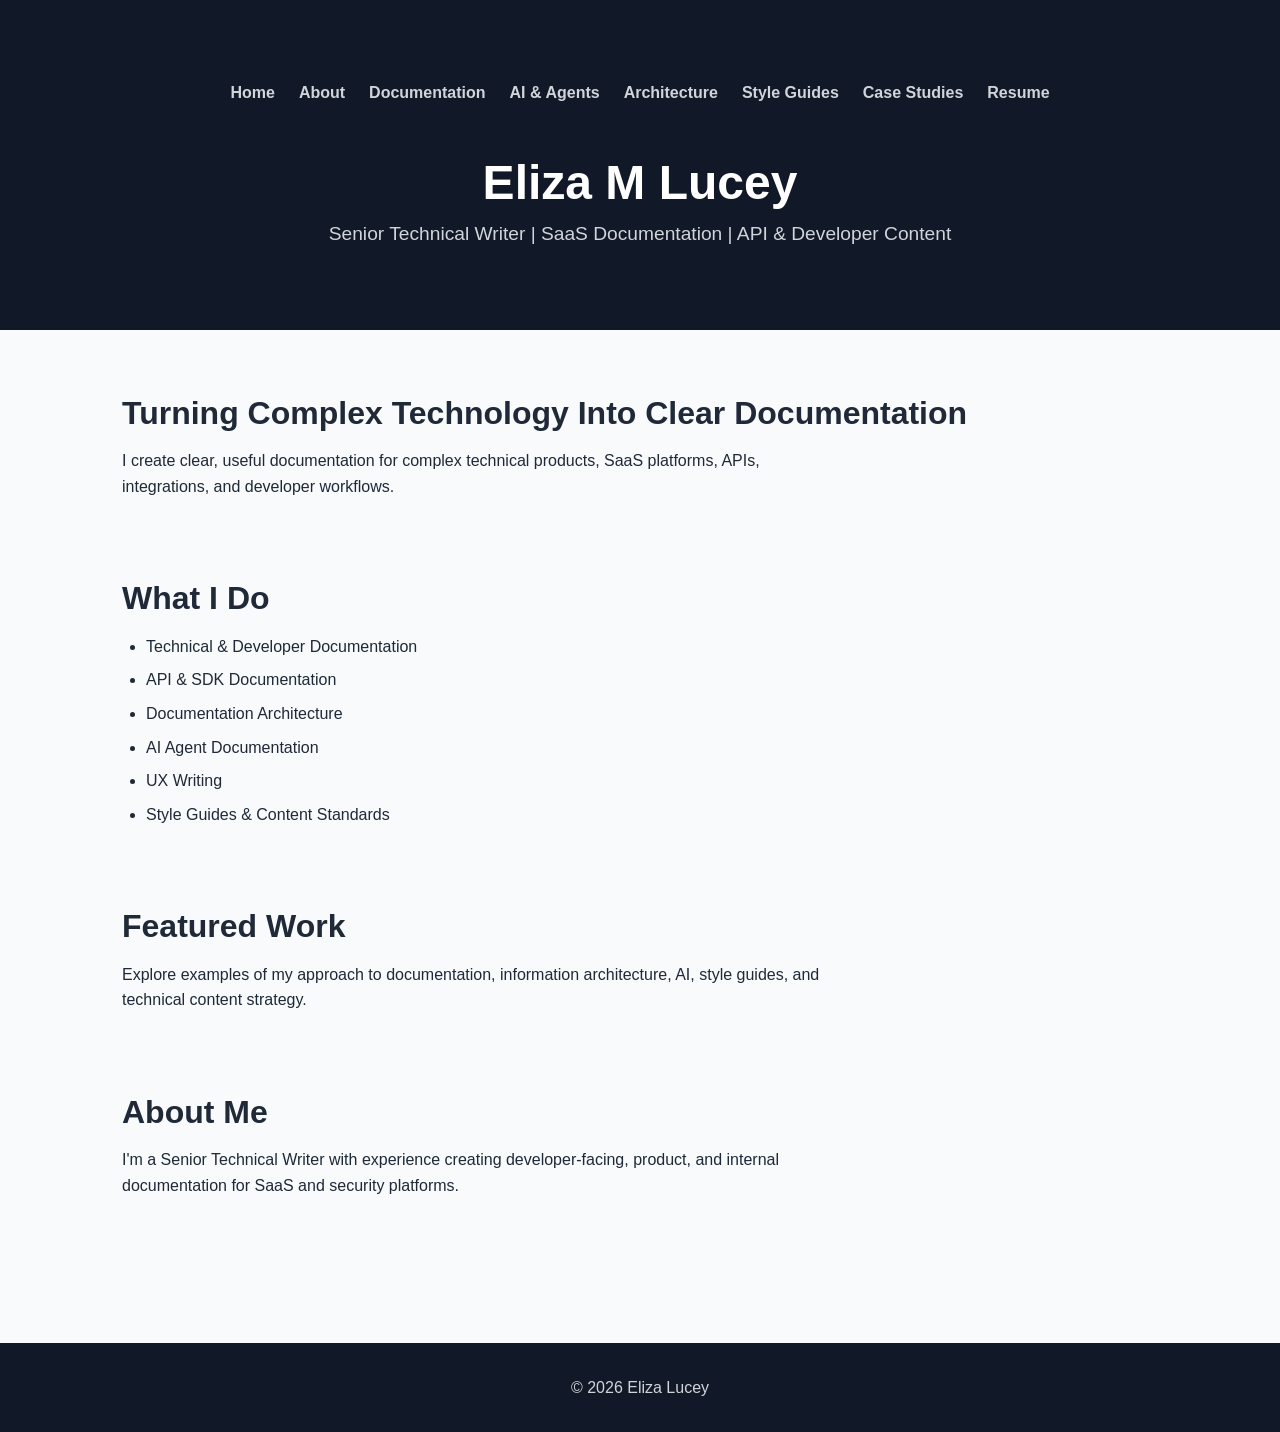
<file: index.html>
<!DOCTYPE html>
<html lang="en">
<head>
    <meta charset="UTF-8">
    <meta name="viewport" content="width=device-width, initial-scale=1.0">

    <title>Eliza M Lucey | Senior Technical Writer</title>

    <meta
        name="description"
        content="Eliza Lucey's technical writing portfolio featuring SaaS documentation, API documentation, AI agents, documentation architecture, and technical writing samples."
    >
    <link rel="stylesheet" href="css/style.css">

</head>

<body>

<header>

    <nav>
        <a href="index.html">Home</a>
        <a href="about.html">About</a>
        <a href="documentation.html">Documentation</a>
        <a href="ai-agents.html">AI & Agents</a>
        <a href="architecture.html">Architecture</a>
        <a href="style-guides.html">Style Guides</a>
        <a href="case-studies.html">Case Studies</a>
        <a href="resume.html">Resume</a>
    </nav>

    <div class="hero">
        <h1>Eliza M Lucey</h1>

        <p>
            Senior Technical Writer | SaaS Documentation |
            API & Developer Content
        </p>
    </div>

</header>

    <main>

        <section>
            <h2>Turning Complex Technology Into Clear Documentation</h2>

            <p>
                I create clear, useful documentation for complex technical products,
                SaaS platforms, APIs, integrations, and developer workflows.
            </p>
        </section>

        <section>
            <h2>What I Do</h2>

            <ul>
                <li>Technical & Developer Documentation</li>
                <li>API & SDK Documentation</li>
                <li>Documentation Architecture</li>
                <li>AI Agent Documentation</li>
                <li>UX Writing</li>
                <li>Style Guides & Content Standards</li>
            </ul>
        </section>

        <section>
            <h2>Featured Work</h2>

            <p>
                Explore examples of my approach to documentation, information
                architecture, AI, style guides, and technical content strategy.
            </p>
        </section>

        <section>
            <h2>About Me</h2>

            <p>
                I'm a Senior Technical Writer with experience creating
                developer-facing, product, and internal documentation for
                SaaS and security platforms.
            </p>
        </section>

    </main>

    <footer>
        <p>&copy; 2026 Eliza Lucey</p>
    </footer>

</body>
</html>
</file>
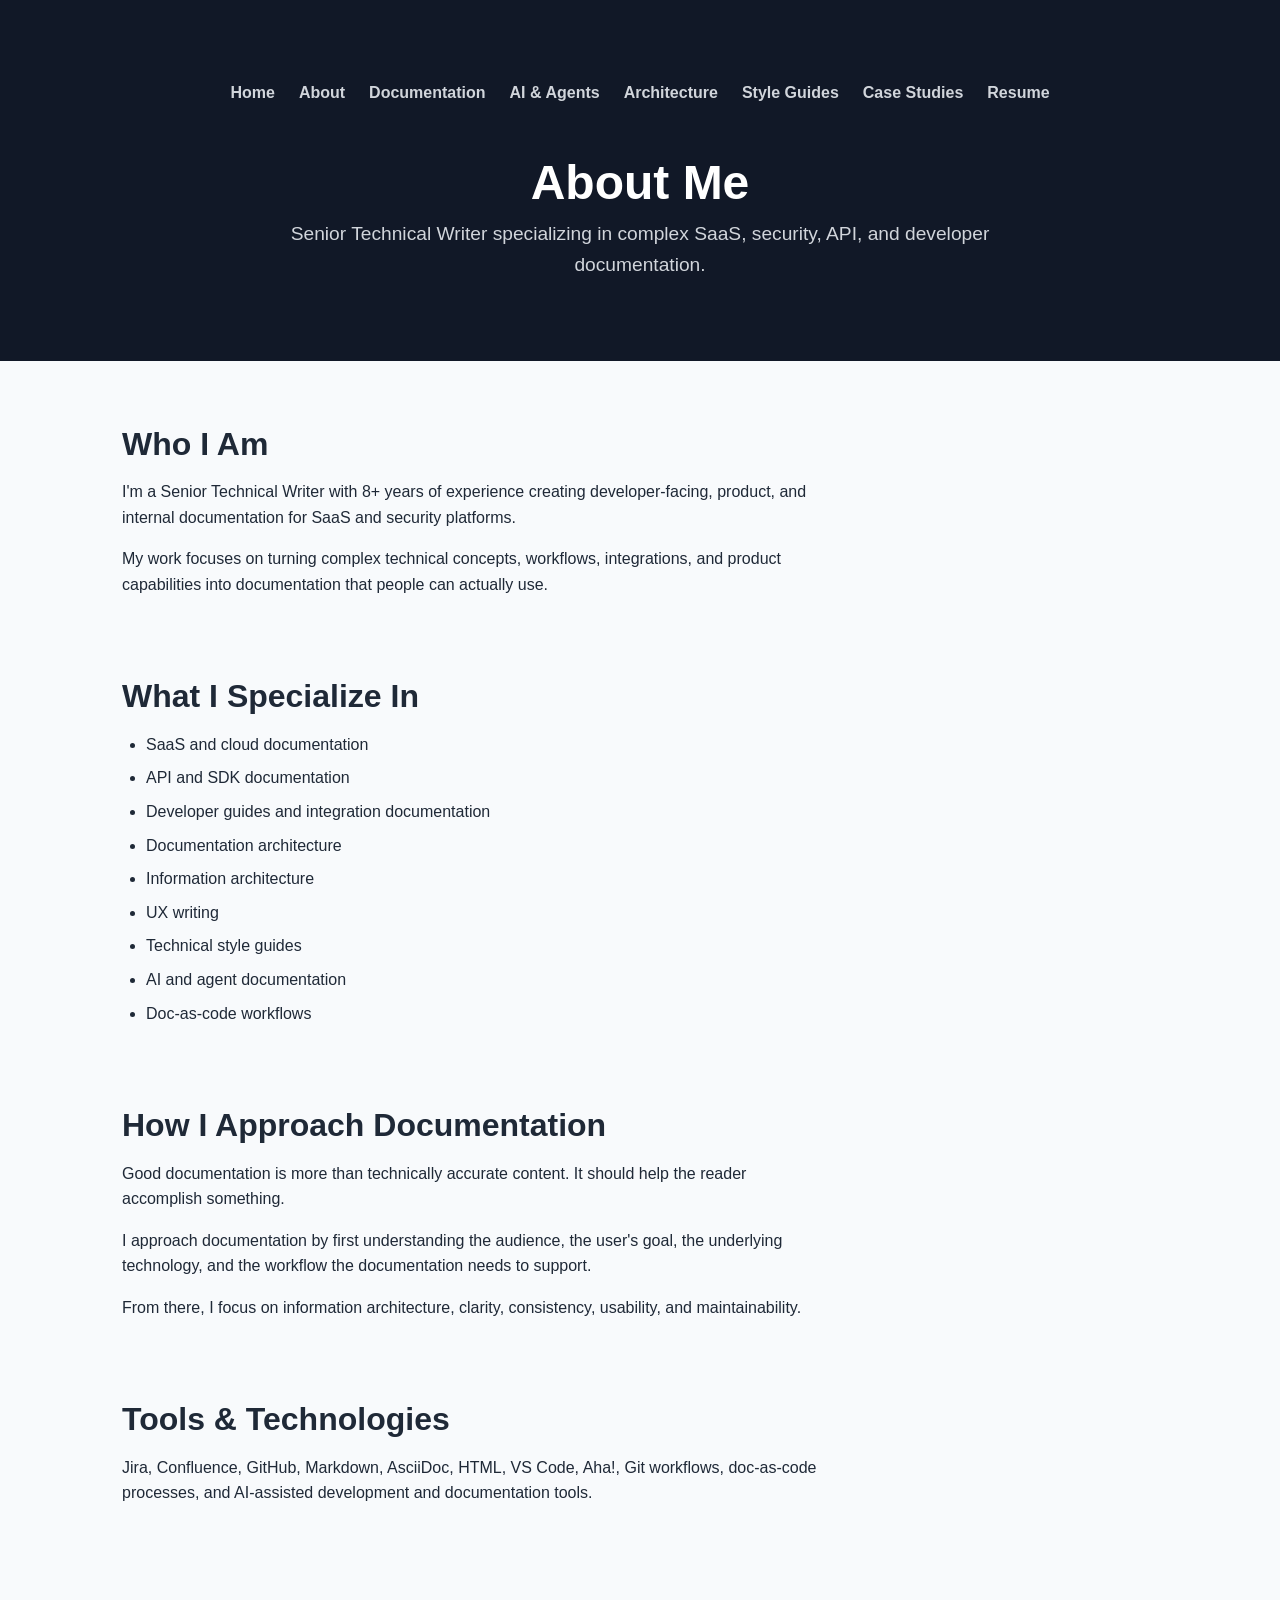
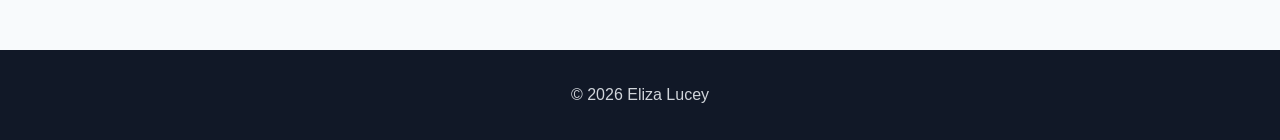
<file: about.html>
<!DOCTYPE html>
<html lang="en">

<head>
    <meta charset="UTF-8">
    <meta name="viewport" content="width=device-width, initial-scale=1.0">

    <title>About | Eliza M Lucey</title>

    <meta
        name="description"
        content="About Eliza Lucey, Senior Technical Writer specializing in SaaS, API, developer, and security documentation."
    >

    <link rel="stylesheet" href="css/style.css">
</head>

<body>

    <header>

        <nav>
            <a href="index.html">Home</a>
            <a href="about.html">About</a>
            <a href="documentation.html">Documentation</a>
            <a href="ai-agents.html">AI & Agents</a>
            <a href="architecture.html">Architecture</a>
            <a href="style-guides.html">Style Guides</a>
            <a href="case-studies.html">Case Studies</a>
            <a href="resume.html">Resume</a>
        </nav>

        <div class="hero">
            <h1>About Me</h1>

            <p>
                Senior Technical Writer specializing in complex SaaS,
                security, API, and developer documentation.
            </p>
        </div>

    </header>

    <main>

        <section>
            <h2>Who I Am</h2>

            <p>
                I'm a Senior Technical Writer with 8+ years of experience
                creating developer-facing, product, and internal documentation
                for SaaS and security platforms.
            </p>

            <p>
                My work focuses on turning complex technical concepts,
                workflows, integrations, and product capabilities into
                documentation that people can actually use.
            </p>
        </section>

        <section>
            <h2>What I Specialize In</h2>

            <ul>
                <li>SaaS and cloud documentation</li>
                <li>API and SDK documentation</li>
                <li>Developer guides and integration documentation</li>
                <li>Documentation architecture</li>
                <li>Information architecture</li>
                <li>UX writing</li>
                <li>Technical style guides</li>
                <li>AI and agent documentation</li>
                <li>Doc-as-code workflows</li>
            </ul>
        </section>

        <section>
            <h2>How I Approach Documentation</h2>

            <p>
                Good documentation is more than technically accurate content.
                It should help the reader accomplish something.
            </p>

            <p>
                I approach documentation by first understanding the audience,
                the user's goal, the underlying technology, and the workflow
                the documentation needs to support.
            </p>

            <p>
                From there, I focus on information architecture, clarity,
                consistency, usability, and maintainability.
            </p>
        </section>

        <section>
            <h2>Tools & Technologies</h2>

            <p>
                Jira, Confluence, GitHub, Markdown, AsciiDoc, HTML, VS Code,
                Aha!, Git workflows, doc-as-code processes, and AI-assisted
                development and documentation tools.
            </p>
        </section>

    </main>

    <footer>
        <p>&copy; 2026 Eliza Lucey</p>
    </footer>

</body>

</html>
</file>
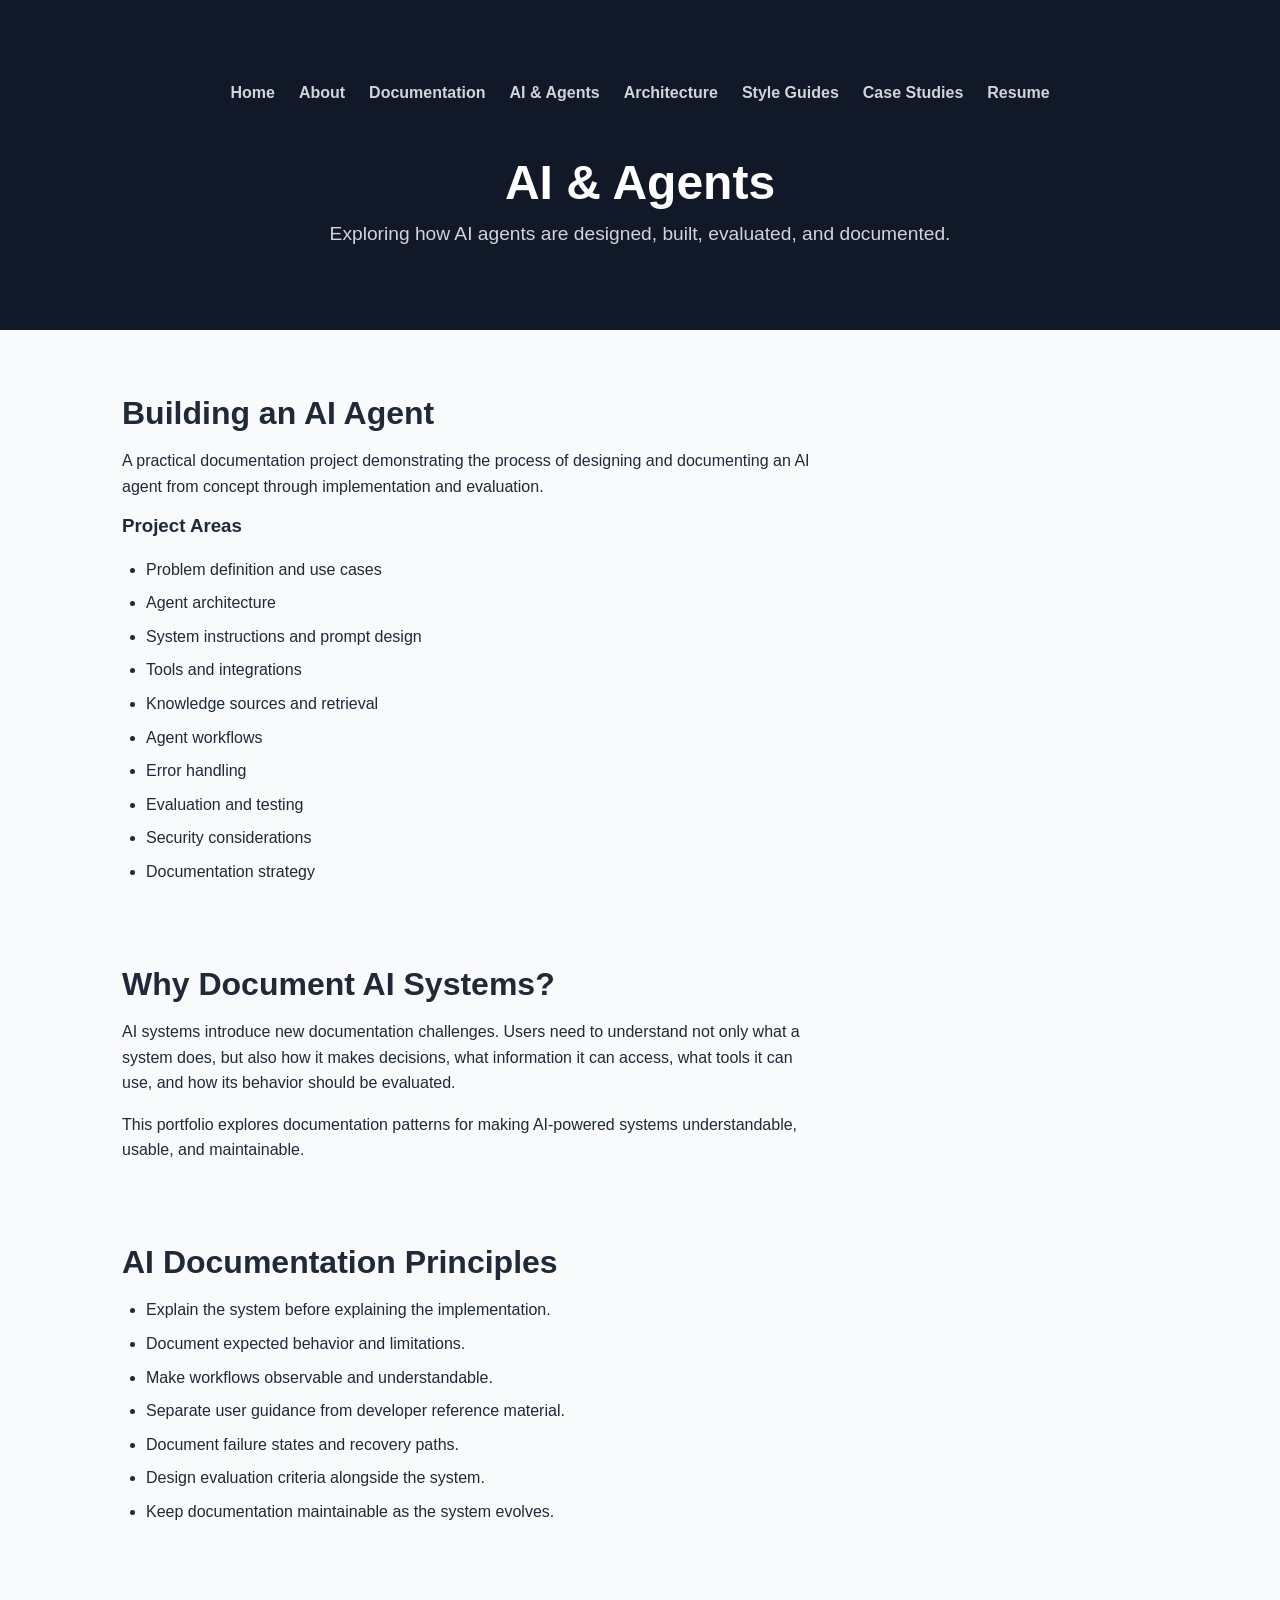
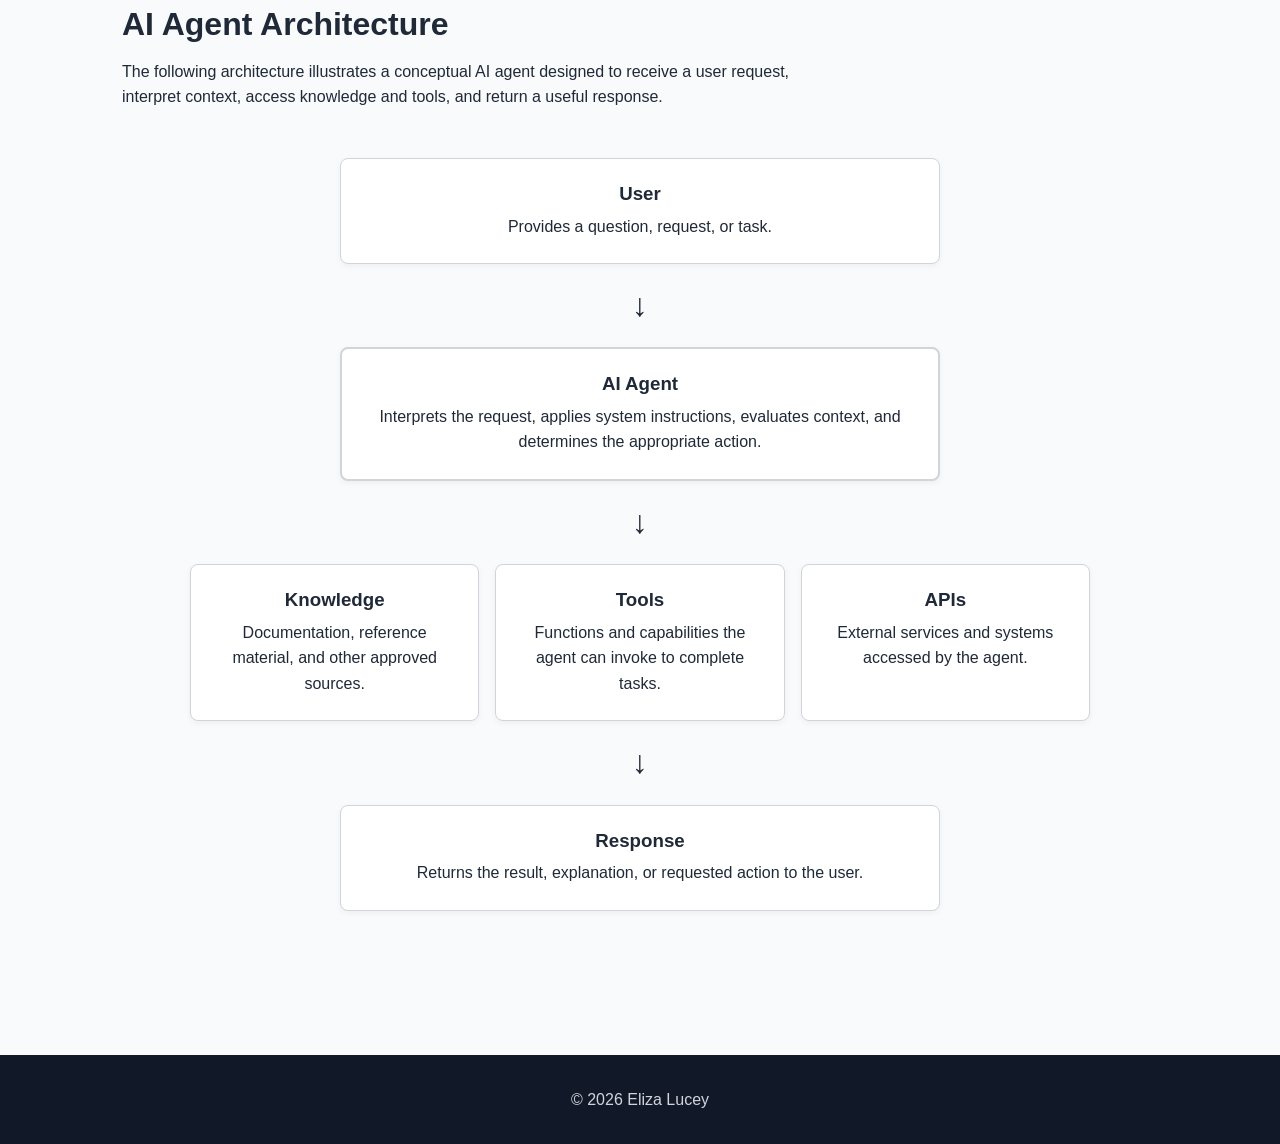
<file: ai-agents.html>
<!DOCTYPE html>
<html lang="en">

<head>
    <meta charset="UTF-8">
    <meta name="viewport" content="width=device-width, initial-scale=1.0">

    <title>AI & Agents | Eliza Lucey</title>

    <meta
        name="description"
        content="AI and agent documentation projects exploring architecture, prompts, tools, knowledge retrieval, evaluation, and technical documentation."
    >

    <link rel="stylesheet" href="css/style.css">
</head>

<body>

    <header>

        <nav>
            <a href="index.html">Home</a>
            <a href="about.html">About</a>
            <a href="documentation.html">Documentation</a>
            <a href="ai-agents.html">AI & Agents</a>
            <a href="architecture.html">Architecture</a>
            <a href="style-guides.html">Style Guides</a>
            <a href="case-studies.html">Case Studies</a>
            <a href="resume.html">Resume</a>
        </nav>

        <div class="hero">
            <h1>AI & Agents</h1>

            <p>
                Exploring how AI agents are designed, built, evaluated,
                and documented.
            </p>
        </div>

    </header>

    <main>

        <section>
            <h2>Building an AI Agent</h2>

            <p>
                A practical documentation project demonstrating the process
                of designing and documenting an AI agent from concept through
                implementation and evaluation.
            </p>

            <h3>Project Areas</h3>

            <ul>
                <li>Problem definition and use cases</li>
                <li>Agent architecture</li>
                <li>System instructions and prompt design</li>
                <li>Tools and integrations</li>
                <li>Knowledge sources and retrieval</li>
                <li>Agent workflows</li>
                <li>Error handling</li>
                <li>Evaluation and testing</li>
                <li>Security considerations</li>
                <li>Documentation strategy</li>
            </ul>
        </section>

        <section>
            <h2>Why Document AI Systems?</h2>

            <p>
                AI systems introduce new documentation challenges. Users
                need to understand not only what a system does, but also
                how it makes decisions, what information it can access,
                what tools it can use, and how its behavior should be evaluated.
            </p>

            <p>
                This portfolio explores documentation patterns for making
                AI-powered systems understandable, usable, and maintainable.
            </p>
        </section>

        <section>
            <h2>AI Documentation Principles</h2>

            <ul>
                <li>Explain the system before explaining the implementation.</li>
                <li>Document expected behavior and limitations.</li>
                <li>Make workflows observable and understandable.</li>
                <li>Separate user guidance from developer reference material.</li>
                <li>Document failure states and recovery paths.</li>
                <li>Design evaluation criteria alongside the system.</li>
                <li>Keep documentation maintainable as the system evolves.</li>
            </ul>
        </section>

        <section>
    <h2>AI Agent Architecture</h2>

    <p>
        The following architecture illustrates a conceptual AI agent
        designed to receive a user request, interpret context, access
        knowledge and tools, and return a useful response.
    </p>

    <div class="agent-architecture">

        <div class="architecture-node">
            <h3>User</h3>
            <p>Provides a question, request, or task.</p>
        </div>

        <div class="architecture-arrow">↓</div>

        <div class="architecture-node agent-core">
            <h3>AI Agent</h3>
            <p>
                Interprets the request, applies system instructions,
                evaluates context, and determines the appropriate action.
            </p>
        </div>

        <div class="architecture-arrow">↓</div>

        <div class="architecture-components">

            <div class="architecture-node">
                <h3>Knowledge</h3>
                <p>
                    Documentation, reference material,
                    and other approved sources.
                </p>
            </div>

            <div class="architecture-node">
                <h3>Tools</h3>
                <p>
                    Functions and capabilities the agent
                    can invoke to complete tasks.
                </p>
            </div>

            <div class="architecture-node">
                <h3>APIs</h3>
                <p>
                    External services and systems
                    accessed by the agent.
                </p>
            </div>

        </div>

        <div class="architecture-arrow">↓</div>

        <div class="architecture-node">
            <h3>Response</h3>
            <p>
                Returns the result, explanation, or requested action
                to the user.
            </p>
        </div>

    </div>
</section>

    </main>

    <footer>
        <p>&copy; 2026 Eliza Lucey</p>
    </footer>

</body>

</html>
</file>
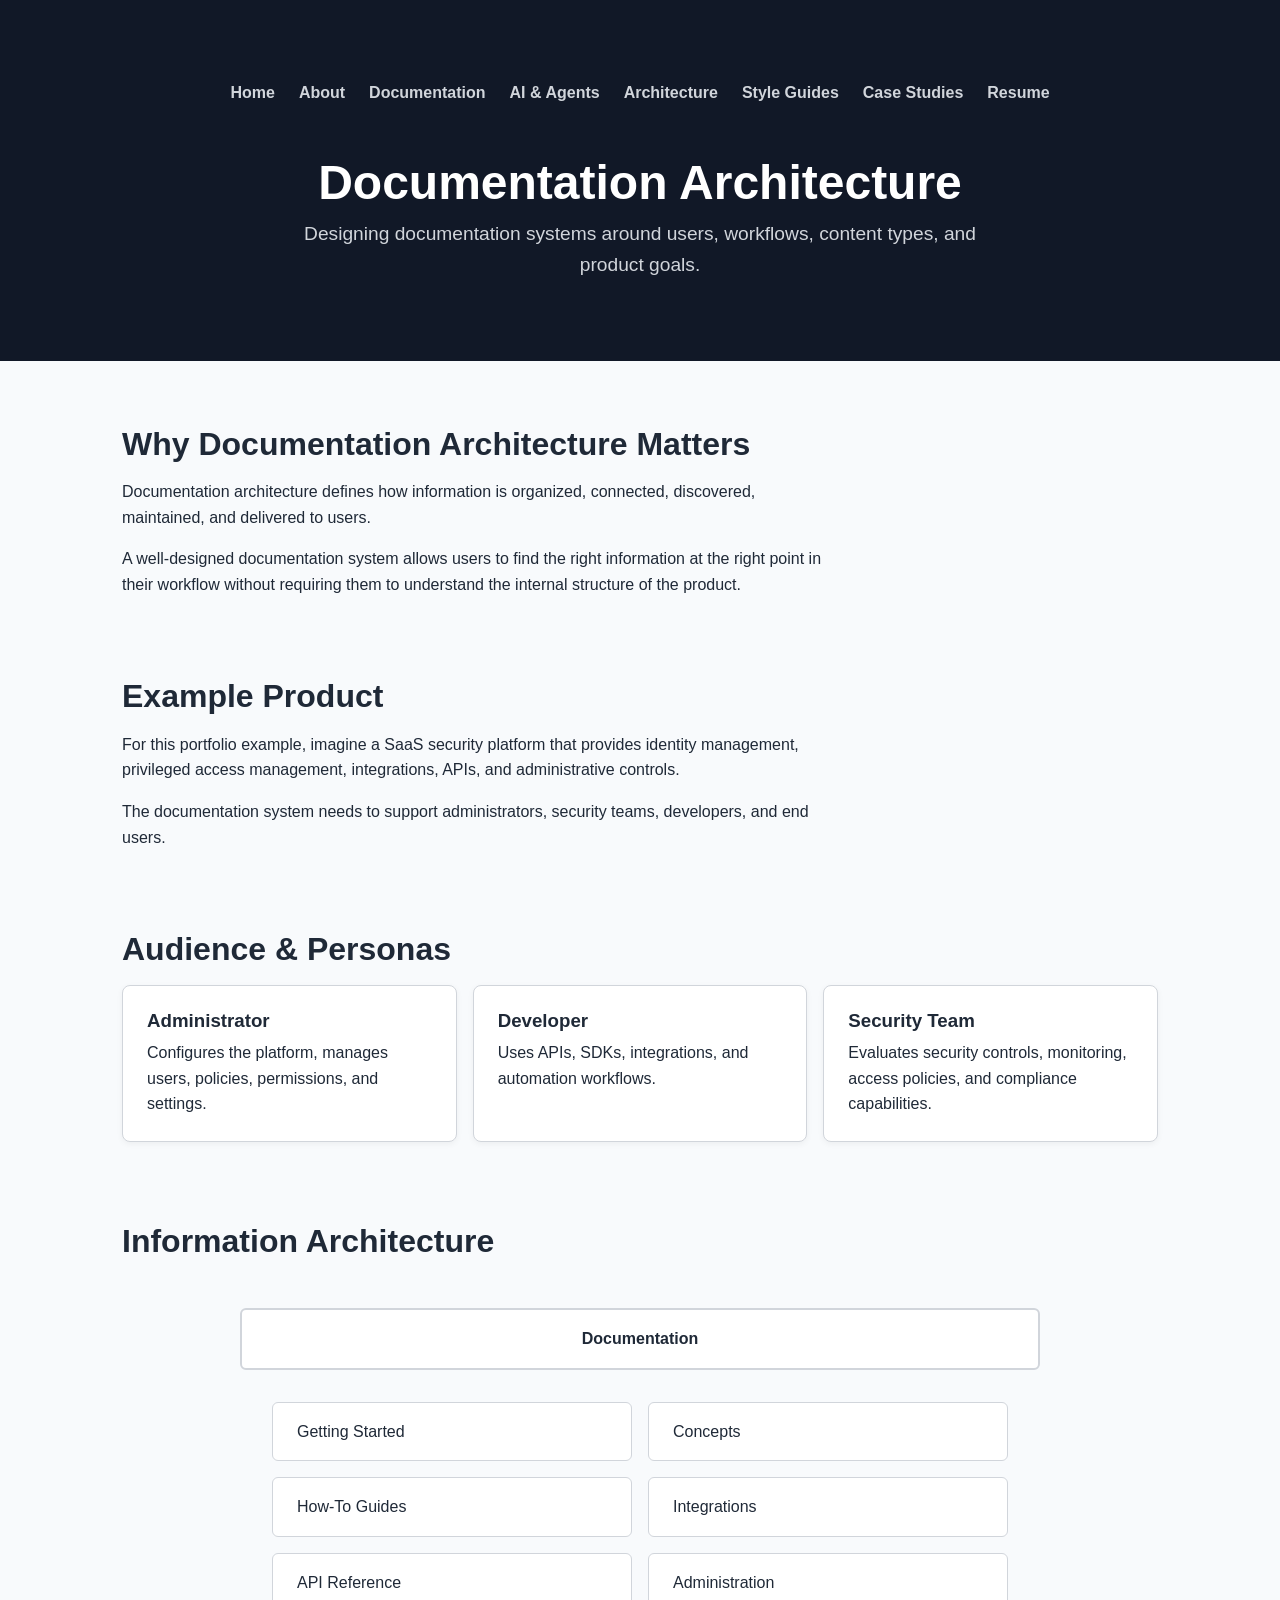
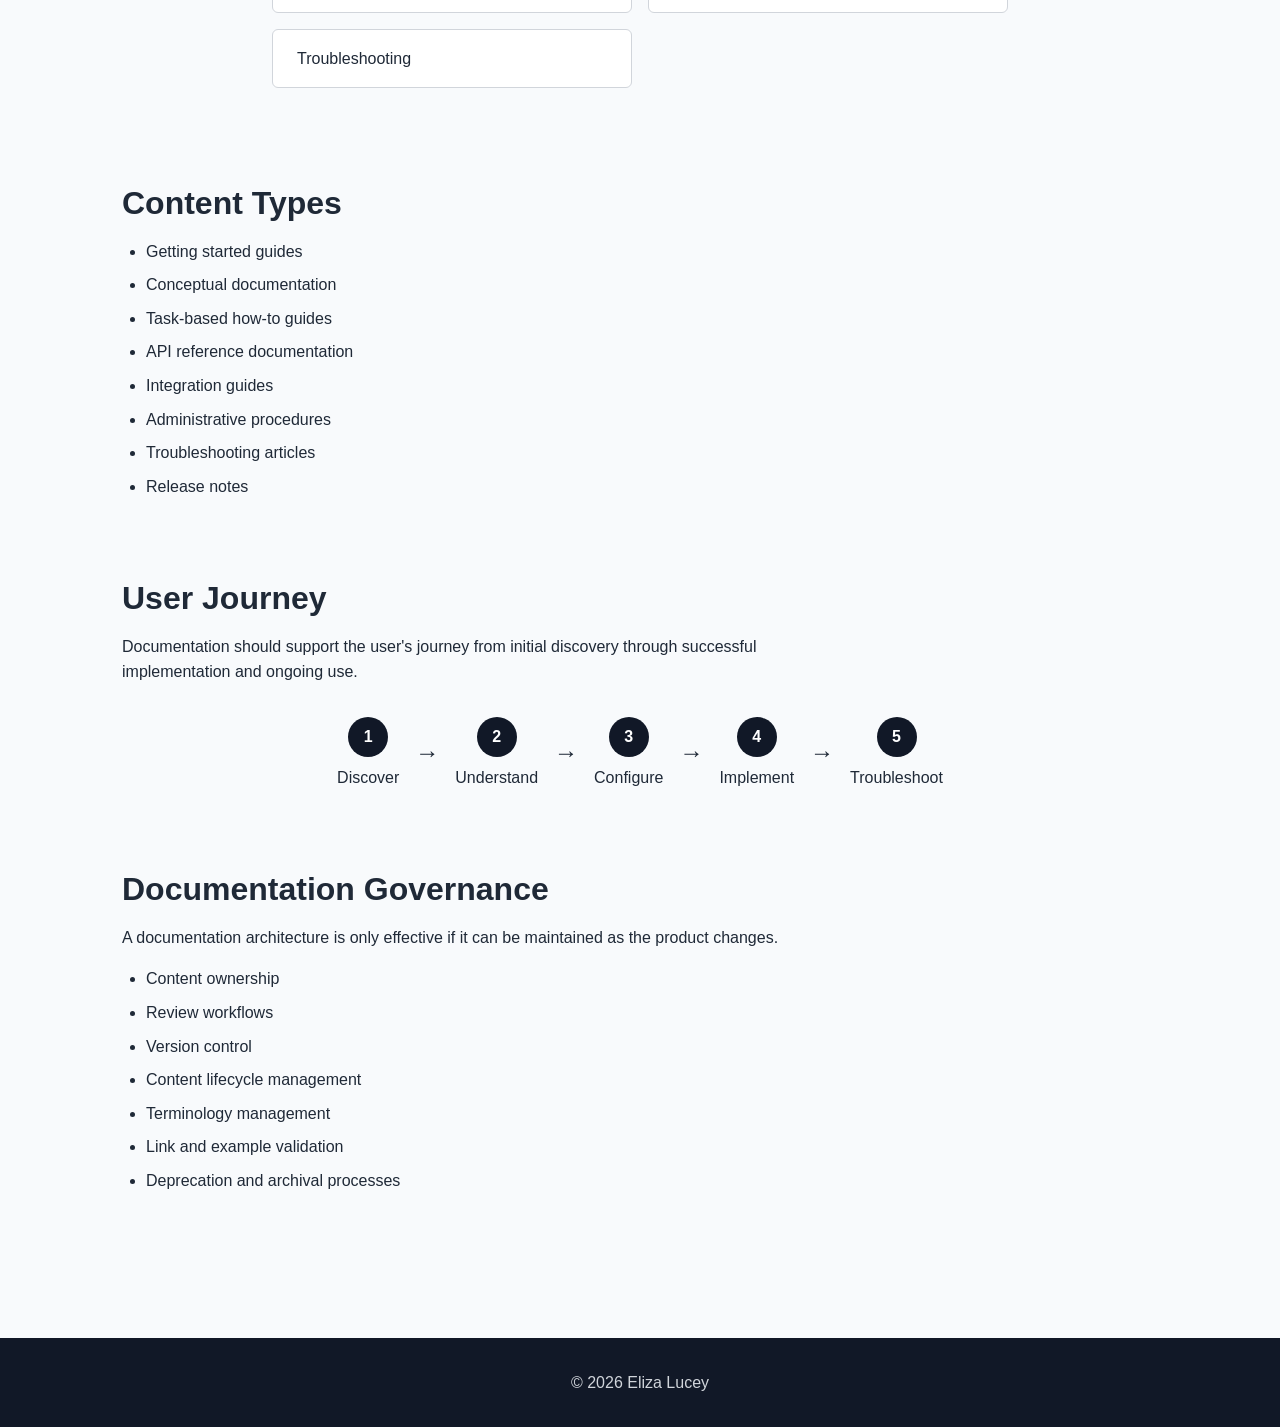
<file: architecture.html>
<!DOCTYPE html>
<html lang="en">

<head>
    <meta charset="UTF-8">
    <meta name="viewport" content="width=device-width, initial-scale=1.0">

    <title>Documentation Architecture | Eliza Lucey</title>

    <meta
        name="description"
        content="Documentation architecture portfolio example demonstrating information architecture, personas, content types, user journeys, and documentation governance."
    >

    <link rel="stylesheet" href="css/style.css">
</head>

<body>

    <header>

        <nav>
            <a href="index.html">Home</a>
            <a href="about.html">About</a>
            <a href="documentation.html">Documentation</a>
            <a href="ai-agents.html">AI & Agents</a>
            <a href="architecture.html">Architecture</a>
            <a href="style-guides.html">Style Guides</a>
            <a href="case-studies.html">Case Studies</a>
            <a href="resume.html">Resume</a>
        </nav>

        <div class="hero">
            <h1>Documentation Architecture</h1>

            <p>
                Designing documentation systems around users,
                workflows, content types, and product goals.
            </p>
        </div>

    </header>

    <main>

        <section>
            <h2>Why Documentation Architecture Matters</h2>

            <p>
                Documentation architecture defines how information is
                organized, connected, discovered, maintained, and delivered
                to users.
            </p>

            <p>
                A well-designed documentation system allows users to find
                the right information at the right point in their workflow
                without requiring them to understand the internal structure
                of the product.
            </p>
        </section>

        <section>
            <h2>Example Product</h2>

            <p>
                For this portfolio example, imagine a SaaS security platform
                that provides identity management, privileged access
                management, integrations, APIs, and administrative controls.
            </p>

            <p>
                The documentation system needs to support administrators,
                security teams, developers, and end users.
            </p>
        </section>

        <section>
            <h2>Audience & Personas</h2>

            <div class="architecture-components">

                <div class="architecture-node">
                    <h3>Administrator</h3>

                    <p>
                        Configures the platform, manages users,
                        policies, permissions, and settings.
                    </p>
                </div>

                <div class="architecture-node">
                    <h3>Developer</h3>

                    <p>
                        Uses APIs, SDKs, integrations, and
                        automation workflows.
                    </p>
                </div>

                <div class="architecture-node">
                    <h3>Security Team</h3>

                    <p>
                        Evaluates security controls, monitoring,
                        access policies, and compliance capabilities.
                    </p>
                </div>

            </div>
        </section>

        <section>
            <h2>Information Architecture</h2>

            <div class="documentation-tree">

                <div class="tree-item tree-root">
                    Documentation
                </div>

                <div class="tree-children">

                    <div class="tree-item">
                        Getting Started
                    </div>

                    <div class="tree-item">
                        Concepts
                    </div>

                    <div class="tree-item">
                        How-To Guides
                    </div>

                    <div class="tree-item">
                        Integrations
                    </div>

                    <div class="tree-item">
                        API Reference
                    </div>

                    <div class="tree-item">
                        Administration
                    </div>

                    <div class="tree-item">
                        Troubleshooting
                    </div>

                </div>

            </div>
        </section>

        <section>
            <h2>Content Types</h2>

            <ul>
                <li>Getting started guides</li>
                <li>Conceptual documentation</li>
                <li>Task-based how-to guides</li>
                <li>API reference documentation</li>
                <li>Integration guides</li>
                <li>Administrative procedures</li>
                <li>Troubleshooting articles</li>
                <li>Release notes</li>
            </ul>
        </section>

        <section>
            <h2>User Journey</h2>

            <p>
                Documentation should support the user's journey from
                initial discovery through successful implementation
                and ongoing use.
            </p>

            <div class="journey">

                <div class="journey-step">
                    <strong>1</strong>
                    <span>Discover</span>
                </div>

                <div class="journey-arrow">→</div>

                <div class="journey-step">
                    <strong>2</strong>
                    <span>Understand</span>
                </div>

                <div class="journey-arrow">→</div>

                <div class="journey-step">
                    <strong>3</strong>
                    <span>Configure</span>
                </div>

                <div class="journey-arrow">→</div>

                <div class="journey-step">
                    <strong>4</strong>
                    <span>Implement</span>
                </div>

                <div class="journey-arrow">→</div>

                <div class="journey-step">
                    <strong>5</strong>
                    <span>Troubleshoot</span>
                </div>

            </div>
        </section>

        <section>
            <h2>Documentation Governance</h2>

            <p>
                A documentation architecture is only effective if it can
                be maintained as the product changes.
            </p>

            <ul>
                <li>Content ownership</li>
                <li>Review workflows</li>
                <li>Version control</li>
                <li>Content lifecycle management</li>
                <li>Terminology management</li>
                <li>Link and example validation</li>
                <li>Deprecation and archival processes</li>
            </ul>
        </section>

    </main>

    <footer>
        <p>&copy; 2026 Eliza Lucey</p>
    </footer>

</body>

</html>
</file>
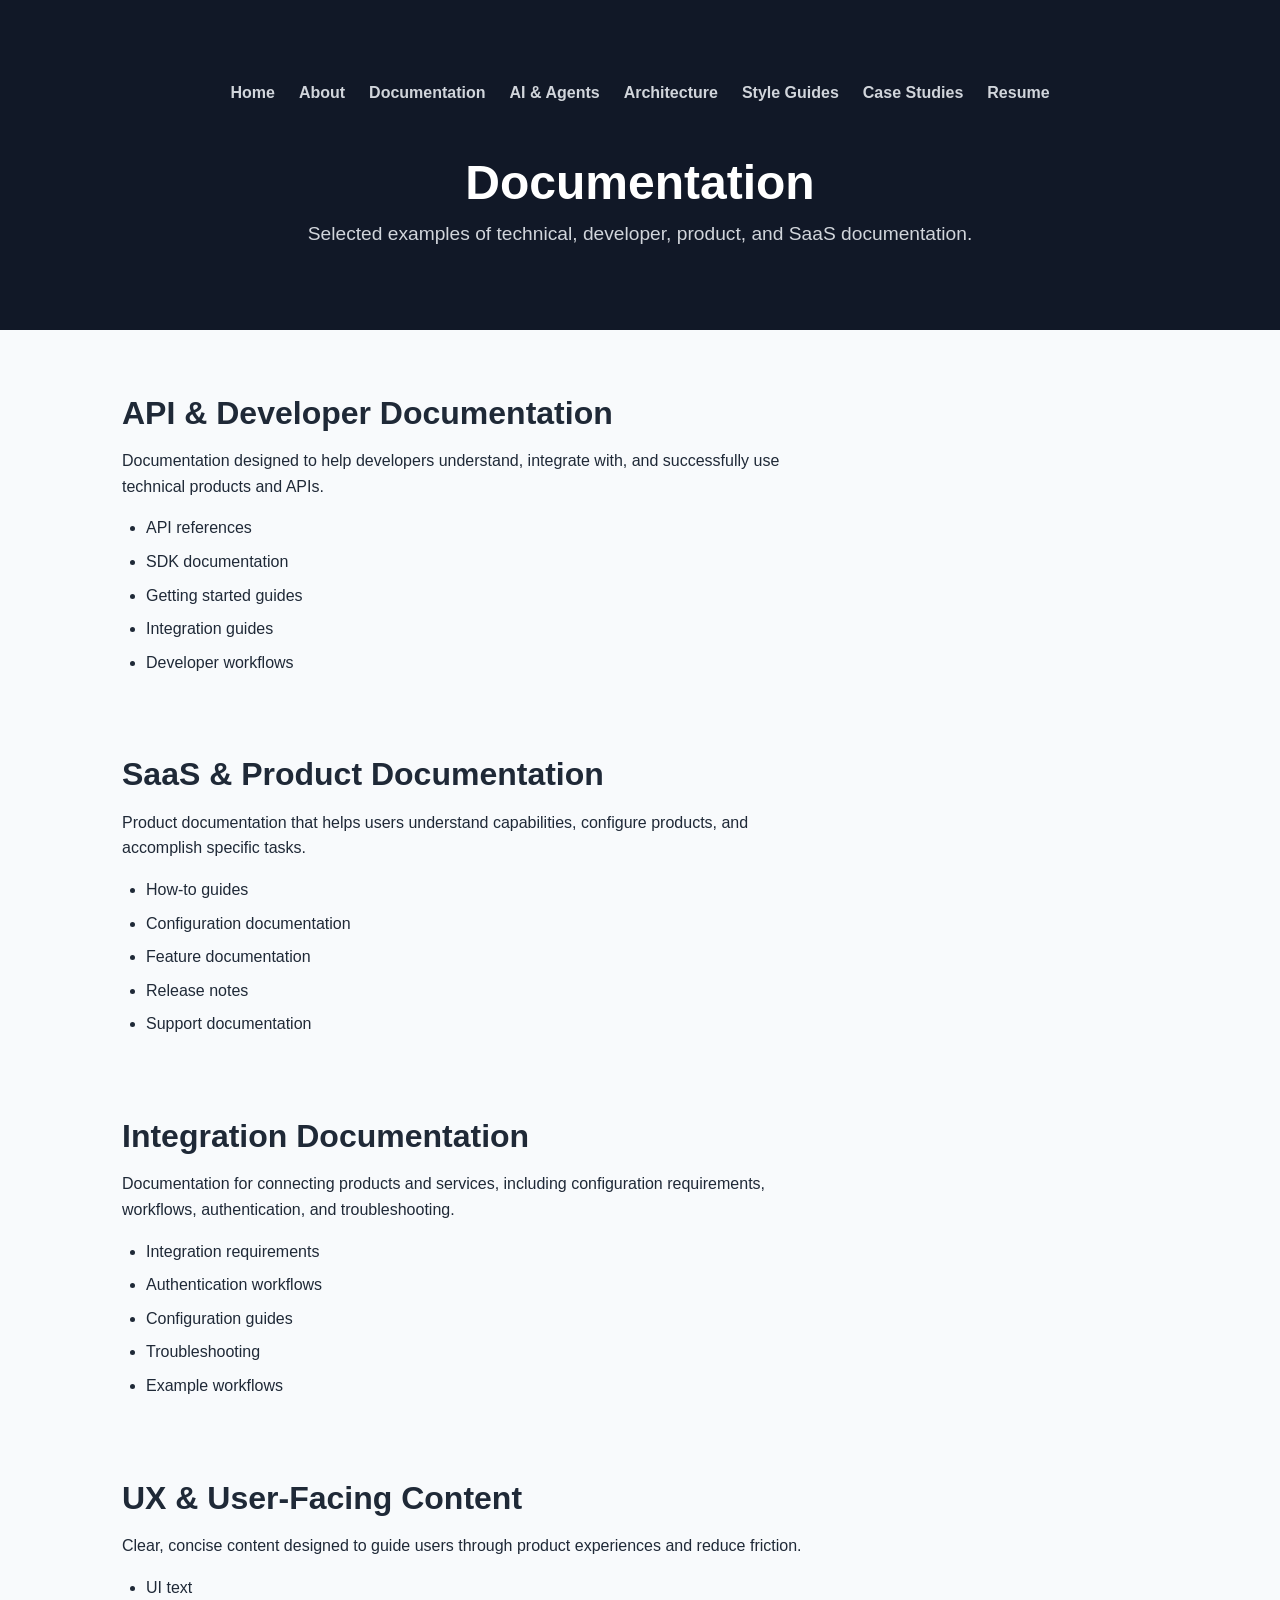
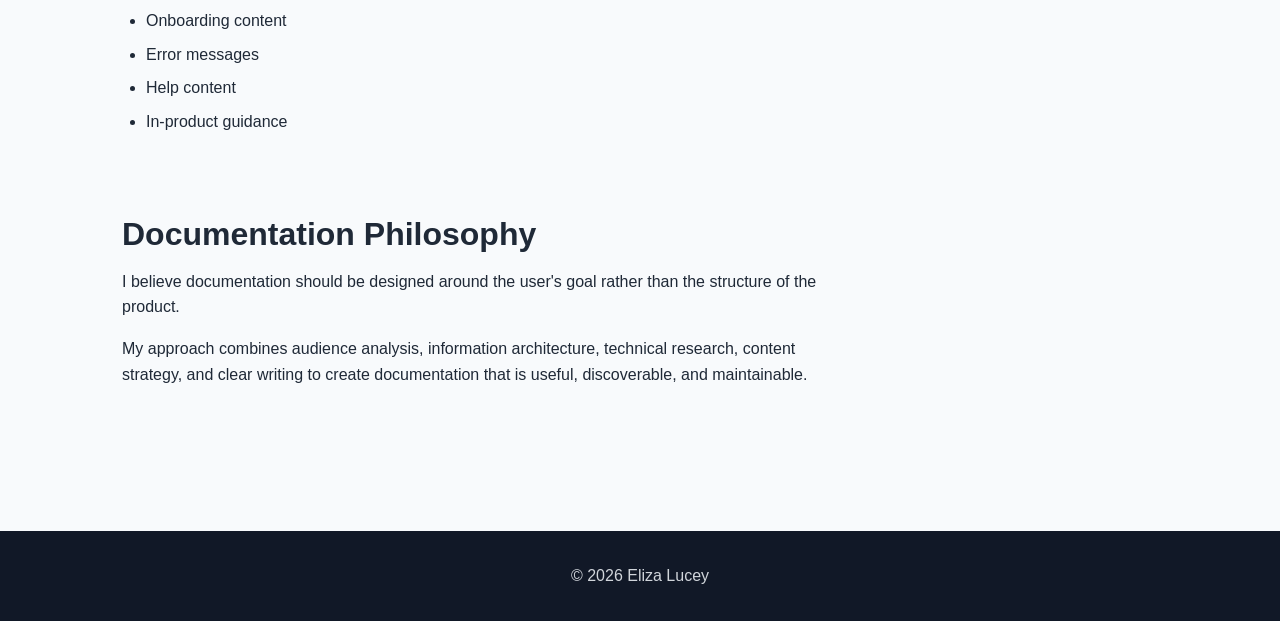
<file: documentation.html>
<!DOCTYPE html>
<html lang="en">

<head>
    <meta charset="UTF-8">
    <meta name="viewport" content="width=device-width, initial-scale=1.0">

    <title>Documentation | Eliza Lucey</title>

    <meta
        name="description"
        content="Technical writing portfolio featuring API documentation, developer documentation, SaaS documentation, integrations, and UX writing."
    >

    <link rel="stylesheet" href="css/style.css">
</head>

<body>

    <header>

        <nav>
            <a href="index.html">Home</a>
            <a href="about.html">About</a>
            <a href="documentation.html">Documentation</a>
            <a href="ai-agents.html">AI & Agents</a>
            <a href="architecture.html">Architecture</a>
            <a href="style-guides.html">Style Guides</a>
            <a href="case-studies.html">Case Studies</a>
            <a href="resume.html">Resume</a>
        </nav>

        <div class="hero">
            <h1>Documentation</h1>

            <p>
                Selected examples of technical, developer, product,
                and SaaS documentation.
            </p>
        </div>

    </header>

    <main>

        <section>
            <h2>API & Developer Documentation</h2>

            <p>
                Documentation designed to help developers understand,
                integrate with, and successfully use technical products
                and APIs.
            </p>

            <ul>
                <li>API references</li>
                <li>SDK documentation</li>
                <li>Getting started guides</li>
                <li>Integration guides</li>
                <li>Developer workflows</li>
            </ul>
        </section>

        <section>
            <h2>SaaS & Product Documentation</h2>

            <p>
                Product documentation that helps users understand
                capabilities, configure products, and accomplish
                specific tasks.
            </p>

            <ul>
                <li>How-to guides</li>
                <li>Configuration documentation</li>
                <li>Feature documentation</li>
                <li>Release notes</li>
                <li>Support documentation</li>
            </ul>
        </section>

        <section>
            <h2>Integration Documentation</h2>

            <p>
                Documentation for connecting products and services,
                including configuration requirements, workflows,
                authentication, and troubleshooting.
            </p>

            <ul>
                <li>Integration requirements</li>
                <li>Authentication workflows</li>
                <li>Configuration guides</li>
                <li>Troubleshooting</li>
                <li>Example workflows</li>
            </ul>
        </section>

        <section>
            <h2>UX & User-Facing Content</h2>

            <p>
                Clear, concise content designed to guide users through
                product experiences and reduce friction.
            </p>

            <ul>
                <li>UI text</li>
                <li>Onboarding content</li>
                <li>Error messages</li>
                <li>Help content</li>
                <li>In-product guidance</li>
            </ul>
        </section>

        <section>
            <h2>Documentation Philosophy</h2>

            <p>
                I believe documentation should be designed around the
                user's goal rather than the structure of the product.
            </p>

            <p>
                My approach combines audience analysis, information
                architecture, technical research, content strategy,
                and clear writing to create documentation that is
                useful, discoverable, and maintainable.
            </p>
        </section>

    </main>

    <footer>
        <p>&copy; 2026 Eliza Lucey</p>
    </footer>

</body>

</html>
</file>
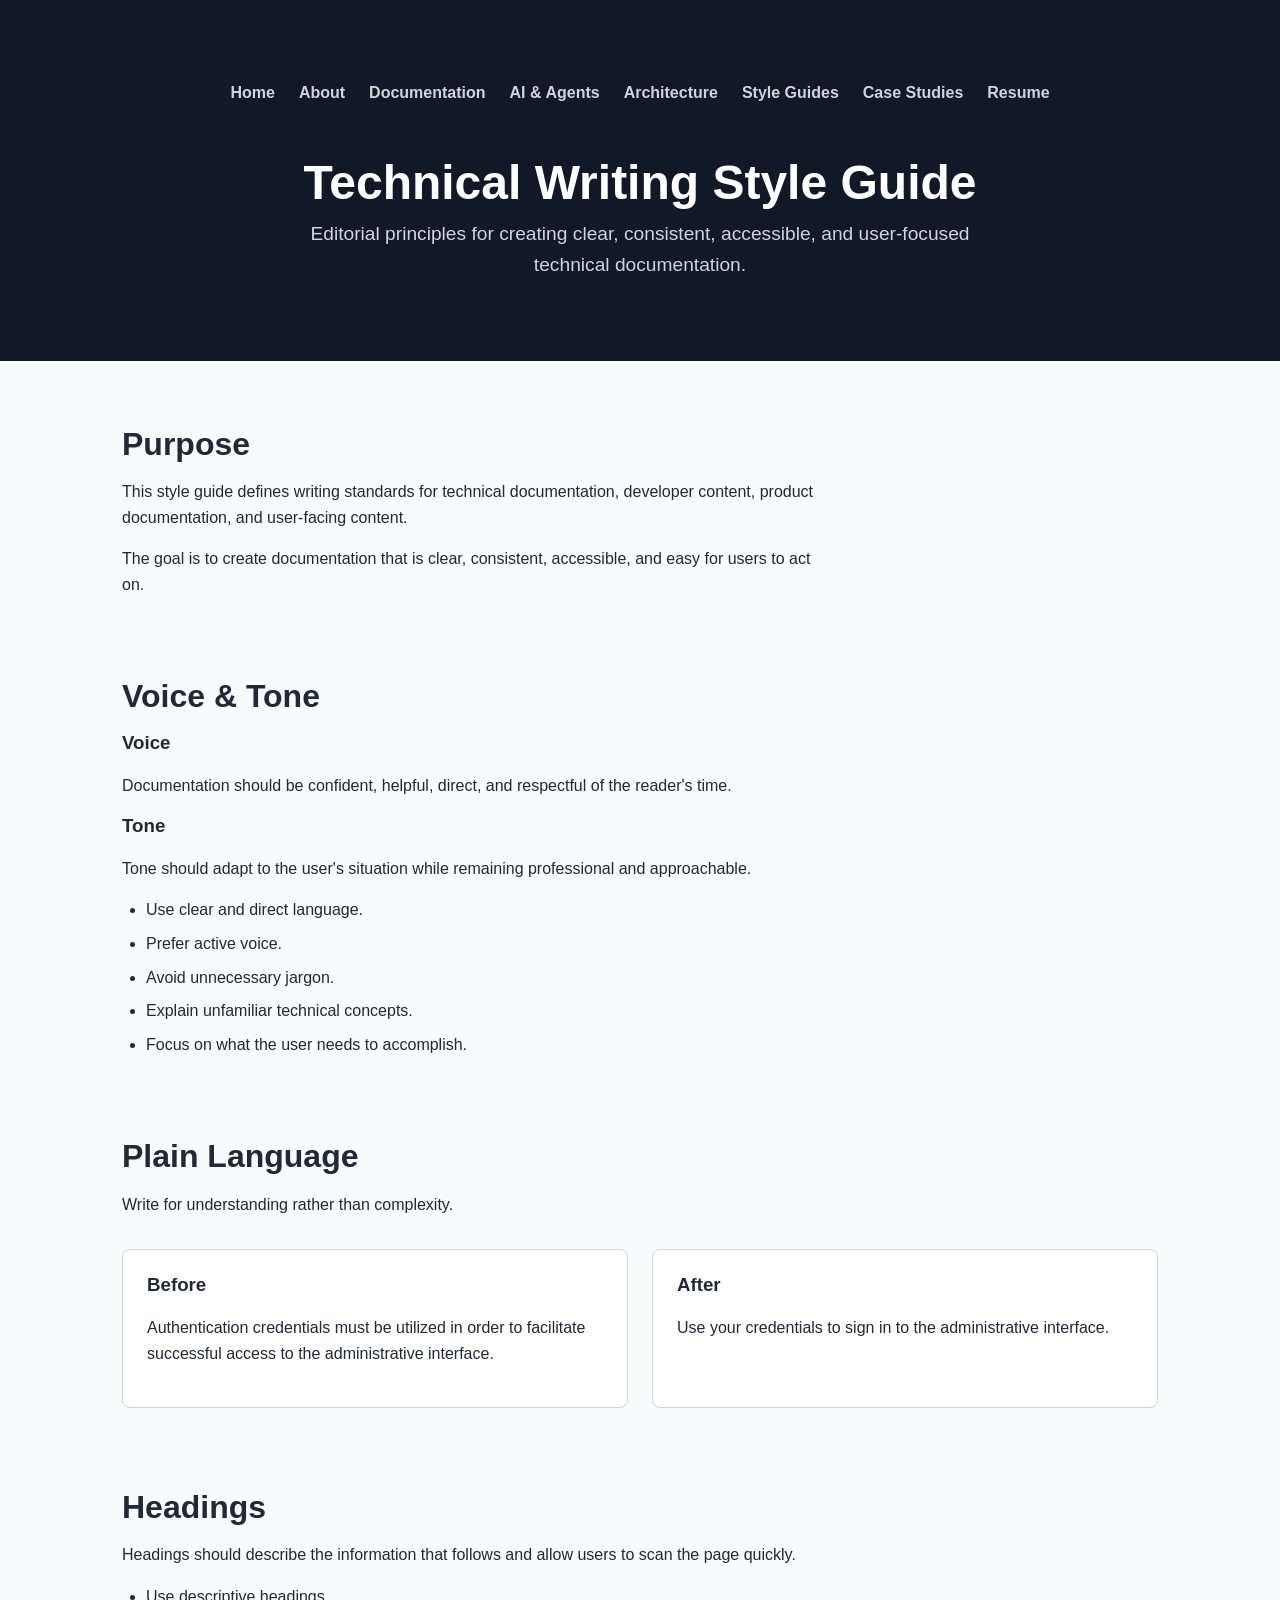
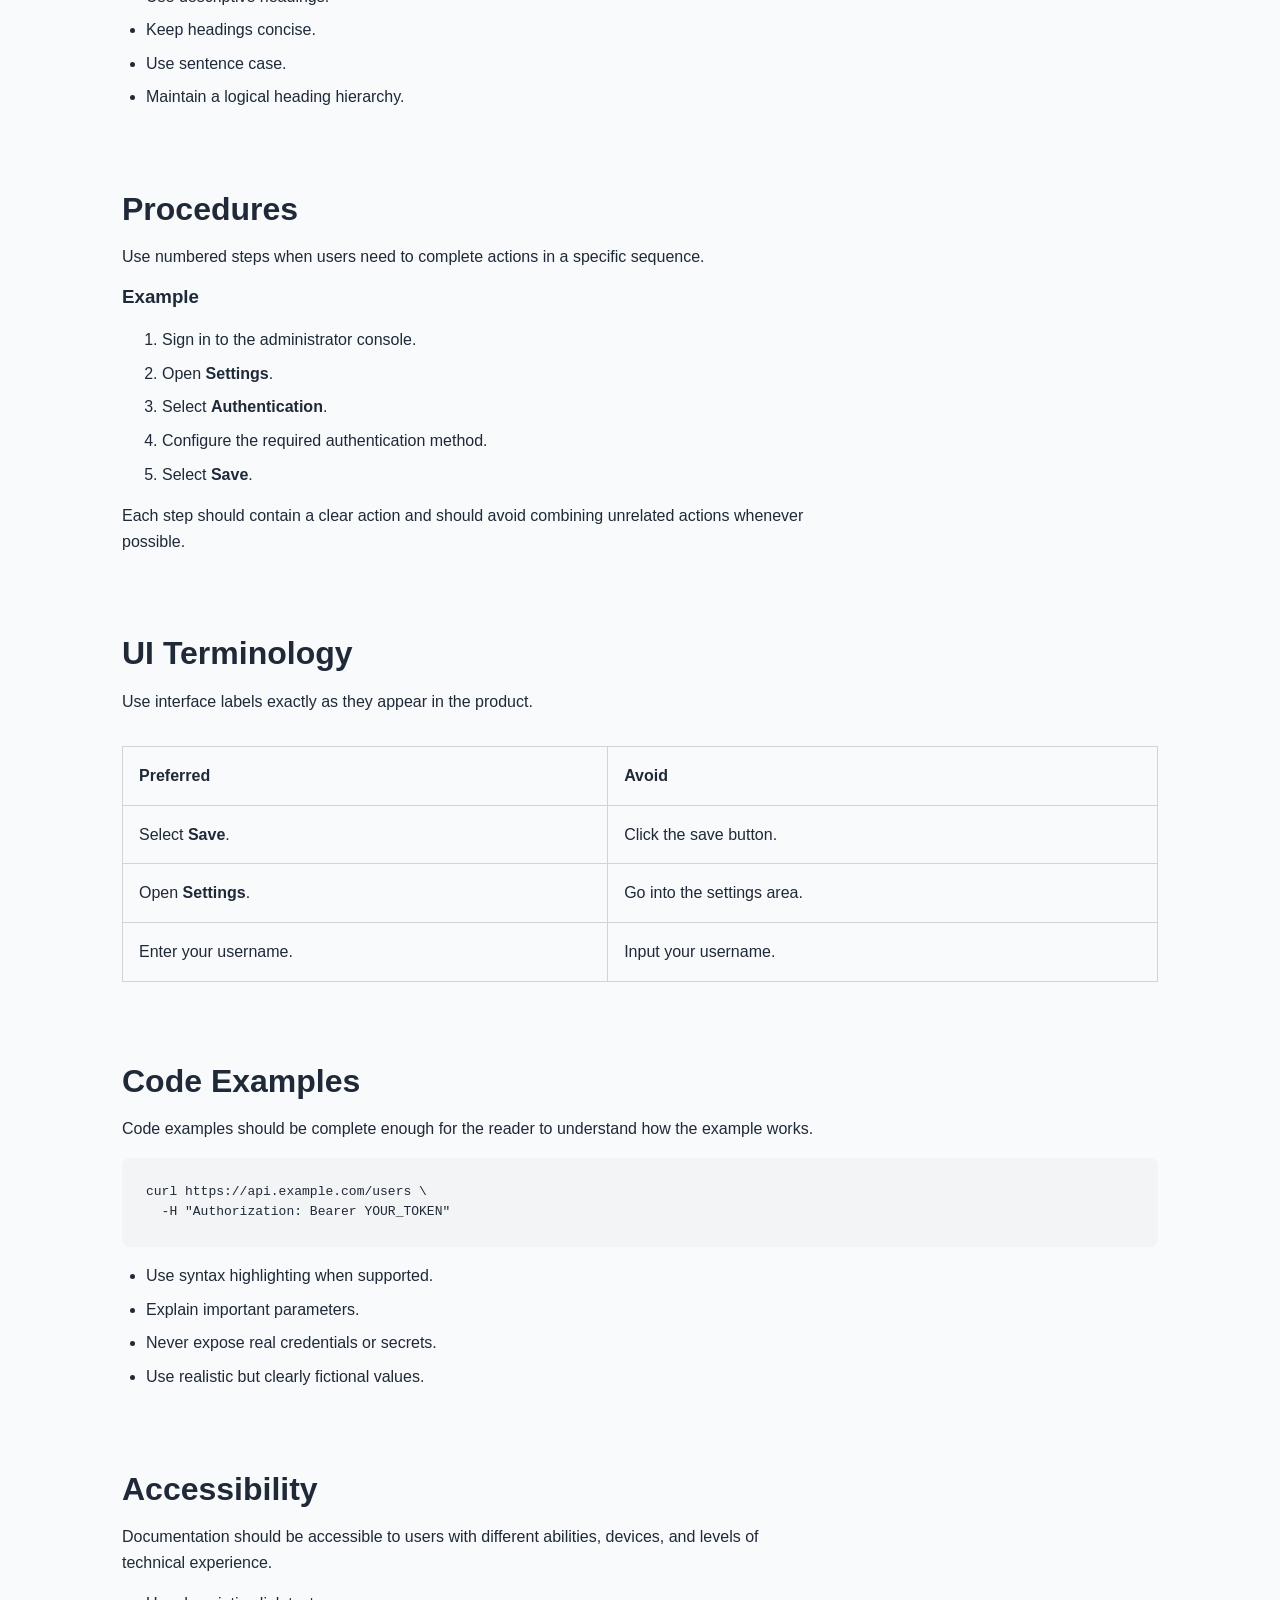
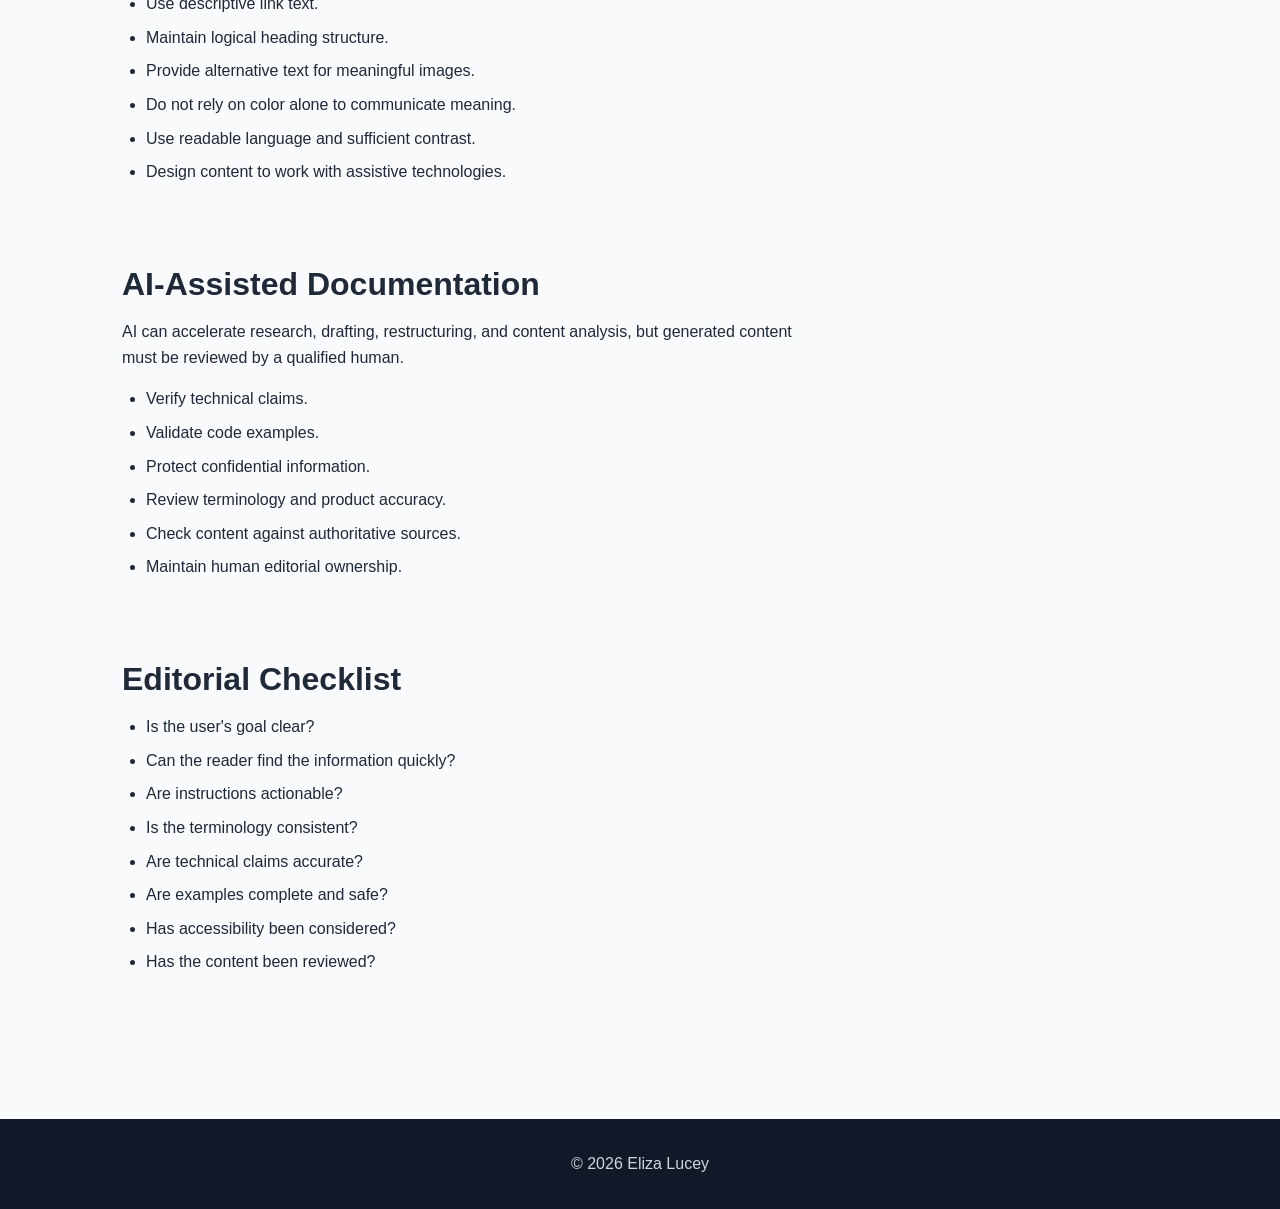
<file: style-guides.html>
<!DOCTYPE html>
<html lang="en">

<head>
    <meta charset="UTF-8">
    <meta name="viewport" content="width=device-width, initial-scale=1.0">

    <title>Style Guide | Eliza Lucey</title>

    <meta
        name="description"
        content="Technical writing style guide covering voice, tone, terminology, procedures, accessibility, UX writing, and AI-assisted documentation."
    >

    <link rel="stylesheet" href="css/style.css">
</head>

<body>

    <header>

        <nav>
            <a href="index.html">Home</a>
            <a href="about.html">About</a>
            <a href="documentation.html">Documentation</a>
            <a href="ai-agents.html">AI & Agents</a>
            <a href="architecture.html">Architecture</a>
            <a href="style-guides.html">Style Guides</a>
            <a href="case-studies.html">Case Studies</a>
            <a href="resume.html">Resume</a>
        </nav>

        <div class="hero">
            <h1>Technical Writing Style Guide</h1>

            <p>
                Editorial principles for creating clear, consistent,
                accessible, and user-focused technical documentation.
            </p>
        </div>

    </header>

    <main>

        <section>
            <h2>Purpose</h2>

            <p>
                This style guide defines writing standards for technical
                documentation, developer content, product documentation,
                and user-facing content.
            </p>

            <p>
                The goal is to create documentation that is clear,
                consistent, accessible, and easy for users to act on.
            </p>
        </section>

        <section>
            <h2>Voice & Tone</h2>

            <h3>Voice</h3>

            <p>
                Documentation should be confident, helpful, direct,
                and respectful of the reader's time.
            </p>

            <h3>Tone</h3>

            <p>
                Tone should adapt to the user's situation while remaining
                professional and approachable.
            </p>

            <ul>
                <li>Use clear and direct language.</li>
                <li>Prefer active voice.</li>
                <li>Avoid unnecessary jargon.</li>
                <li>Explain unfamiliar technical concepts.</li>
                <li>Focus on what the user needs to accomplish.</li>
            </ul>
        </section>

        <section>
            <h2>Plain Language</h2>

            <p>
                Write for understanding rather than complexity.
            </p>

            <div class="style-example">

                <div>
                    <h3>Before</h3>

                    <p>
                        Authentication credentials must be utilized
                        in order to facilitate successful access to
                        the administrative interface.
                    </p>
                </div>

                <div>
                    <h3>After</h3>

                    <p>
                        Use your credentials to sign in to the
                        administrative interface.
                    </p>
                </div>

            </div>
        </section>

        <section>
            <h2>Headings</h2>

            <p>
                Headings should describe the information that follows
                and allow users to scan the page quickly.
            </p>

            <ul>
                <li>Use descriptive headings.</li>
                <li>Keep headings concise.</li>
                <li>Use sentence case.</li>
                <li>Maintain a logical heading hierarchy.</li>
            </ul>
        </section>

        <section>
            <h2>Procedures</h2>

            <p>
                Use numbered steps when users need to complete actions
                in a specific sequence.
            </p>

            <h3>Example</h3>

            <ol>
                <li>Sign in to the administrator console.</li>
                <li>Open <strong>Settings</strong>.</li>
                <li>Select <strong>Authentication</strong>.</li>
                <li>Configure the required authentication method.</li>
                <li>Select <strong>Save</strong>.</li>
            </ol>

            <p>
                Each step should contain a clear action and should avoid
                combining unrelated actions whenever possible.
            </p>
        </section>

        <section>
            <h2>UI Terminology</h2>

            <p>
                Use interface labels exactly as they appear in the product.
            </p>

            <table>
                <thead>
                    <tr>
                        <th>Preferred</th>
                        <th>Avoid</th>
                    </tr>
                </thead>

                <tbody>
                    <tr>
                        <td>Select <strong>Save</strong>.</td>
                        <td>Click the save button.</td>
                    </tr>

                    <tr>
                        <td>Open <strong>Settings</strong>.</td>
                        <td>Go into the settings area.</td>
                    </tr>

                    <tr>
                        <td>Enter your username.</td>
                        <td>Input your username.</td>
                    </tr>
                </tbody>
            </table>
        </section>

        <section>
            <h2>Code Examples</h2>

            <p>
                Code examples should be complete enough for the reader
                to understand how the example works.
            </p>

            <pre><code>curl https://api.example.com/users \
  -H "Authorization: Bearer YOUR_TOKEN"</code></pre>

            <ul>
                <li>Use syntax highlighting when supported.</li>
                <li>Explain important parameters.</li>
                <li>Never expose real credentials or secrets.</li>
                <li>Use realistic but clearly fictional values.</li>
            </ul>
        </section>

        <section>
            <h2>Accessibility</h2>

            <p>
                Documentation should be accessible to users with
                different abilities, devices, and levels of technical
                experience.
            </p>

            <ul>
                <li>Use descriptive link text.</li>
                <li>Maintain logical heading structure.</li>
                <li>Provide alternative text for meaningful images.</li>
                <li>Do not rely on color alone to communicate meaning.</li>
                <li>Use readable language and sufficient contrast.</li>
                <li>Design content to work with assistive technologies.</li>
            </ul>
        </section>

        <section>
            <h2>AI-Assisted Documentation</h2>

            <p>
                AI can accelerate research, drafting, restructuring,
                and content analysis, but generated content must be
                reviewed by a qualified human.
            </p>

            <ul>
                <li>Verify technical claims.</li>
                <li>Validate code examples.</li>
                <li>Protect confidential information.</li>
                <li>Review terminology and product accuracy.</li>
                <li>Check content against authoritative sources.</li>
                <li>Maintain human editorial ownership.</li>
            </ul>
        </section>

        <section>
            <h2>Editorial Checklist</h2>

            <ul>
                <li>Is the user's goal clear?</li>
                <li>Can the reader find the information quickly?</li>
                <li>Are instructions actionable?</li>
                <li>Is the terminology consistent?</li>
                <li>Are technical claims accurate?</li>
                <li>Are examples complete and safe?</li>
                <li>Has accessibility been considered?</li>
                <li>Has the content been reviewed?</li>
            </ul>
        </section>

    </main>

    <footer>
        <p>&copy; 2026 Eliza Lucey</p>
    </footer>

</body>

</html>
</file>
<file: css/style.css>
/* =========================================
   Eliza Lucey — Technical Writing Portfolio
   Global Styles
   ========================================= */

/* ---------- Base ---------- */

* {
    box-sizing: border-box;
}

html {
    scroll-behavior: smooth;
}

body {
    margin: 0;
    font-family: Arial, Helvetica, sans-serif;
    line-height: 1.6;
    color: #1f2937;
    background-color: #f8fafc;
}

/* ---------- Typography ---------- */

h1,
h2,
h3 {
    line-height: 1.2;
    margin-top: 0;
}

h1 {
    font-size: 3rem;
    margin-bottom: 0.5rem;
}

h2 {
    font-size: 2rem;
    margin-bottom: 1rem;
}

p {
    max-width: 700px;
}

/* ---------- Navigation ---------- */

nav {
    display: flex;
    justify-content: center;
    flex-wrap: wrap;
    gap: 1.5rem;
    margin-bottom: 3rem;
}

nav a {
    color: #d1d5db;
    text-decoration: none;
    font-weight: 600;
}

nav a:hover {
    color: white;
    text-decoration: underline;
}

/* ---------- Header ---------- */

header {
    background-color: #111827;
    color: white;
    text-align: center;
    padding: 5rem 2rem;
}

header p {
    margin: 0 auto;
    color: #d1d5db;
    font-size: 1.2rem;
}

/* ---------- Main Content ---------- */

main {
    max-width: 1100px;
    margin: 0 auto;
    padding: 4rem 2rem;
}

section {
    margin-bottom: 5rem;
}

/* ---------- Lists ---------- */

ul {
    padding-left: 1.5rem;
}

li {
    margin-bottom: 0.5rem;
}

/* ---------- Footer ---------- */

footer {
    background-color: #111827;
    color: #d1d5db;
    text-align: center;
    padding: 2rem;
}

footer p {
    margin: 0 auto;
}

/* ---------- AI Agent Architecture ---------- */

.agent-architecture {
    max-width: 900px;
    margin: 3rem auto;
    text-align: center;
}

.architecture-node {
    background-color: white;
    border: 1px solid #d1d5db;
    border-radius: 8px;
    padding: 1.5rem;
    margin: 0 auto;
    max-width: 600px;
    box-shadow: 0 2px 6px rgba(0, 0, 0, 0.05);
}

.architecture-node h3 {
    margin-bottom: 0.5rem;
}

.architecture-node p {
    margin: 0 auto;
}

.architecture-arrow {
    font-size: 2rem;
    margin: 1rem 0;
}

.agent-core {
    border-width: 2px;
}

.architecture-components {
    display: grid;
    grid-template-columns: repeat(3, 1fr);
    gap: 1rem;
    margin: 1rem 0;
}

.architecture-components .architecture-node {
    max-width: none;
}

@media (max-width: 700px) {

    .architecture-components {
        grid-template-columns: 1fr;
    }

}
/* ---------- Documentation Architecture ---------- */

.documentation-tree {
    max-width: 800px;
    margin: 3rem auto;
}

.tree-item {
    background-color: white;
    border: 1px solid #d1d5db;
    border-radius: 6px;
    padding: 1rem 1.5rem;
    margin-bottom: 1rem;
}

.tree-root {
    font-weight: 700;
    text-align: center;
    border-width: 2px;
}

.tree-children {
    display: grid;
    grid-template-columns: repeat(2, 1fr);
    gap: 1rem;
    padding: 1rem 2rem;
}

.tree-children .tree-item {
    margin-bottom: 0;
}

.journey {
    display: flex;
    align-items: center;
    justify-content: center;
    flex-wrap: wrap;
    gap: 1rem;
    margin-top: 2rem;
}

.journey-step {
    display: flex;
    flex-direction: column;
    align-items: center;
    gap: 0.5rem;
}

.journey-step strong {
    display: flex;
    align-items: center;
    justify-content: center;
    width: 40px;
    height: 40px;
    border-radius: 50%;
    background-color: #111827;
    color: white;
}

.journey-arrow {
    font-size: 1.5rem;
}

@media (max-width: 700px) {

    .tree-children {
        grid-template-columns: 1fr;
        padding: 1rem 0;
    }

    .journey-arrow {
        display: none;
    }

    .journey {
        flex-direction: column;
    }

}
/* ---------- Style Guide ---------- */

.style-example {
    display: grid;
    grid-template-columns: repeat(2, 1fr);
    gap: 1.5rem;
    margin: 2rem 0;
}

.style-example > div {
    background-color: white;
    border: 1px solid #d1d5db;
    border-radius: 8px;
    padding: 1.5rem;
}

table {
    width: 100%;
    border-collapse: collapse;
    margin: 2rem 0;
}

th,
td {
    border: 1px solid #d1d5db;
    padding: 1rem;
    text-align: left;
}

th {
    font-weight: 700;
}

pre {
    background-color: #f3f4f6;
    padding: 1.5rem;
    border-radius: 8px;
    overflow-x: auto;
}

code {
    font-family: monospace;
}

@media (max-width: 700px) {

    .style-example {
        grid-template-columns: 1fr;
    }

    table {
        font-size: 0.9rem;
    }

}
</file>
